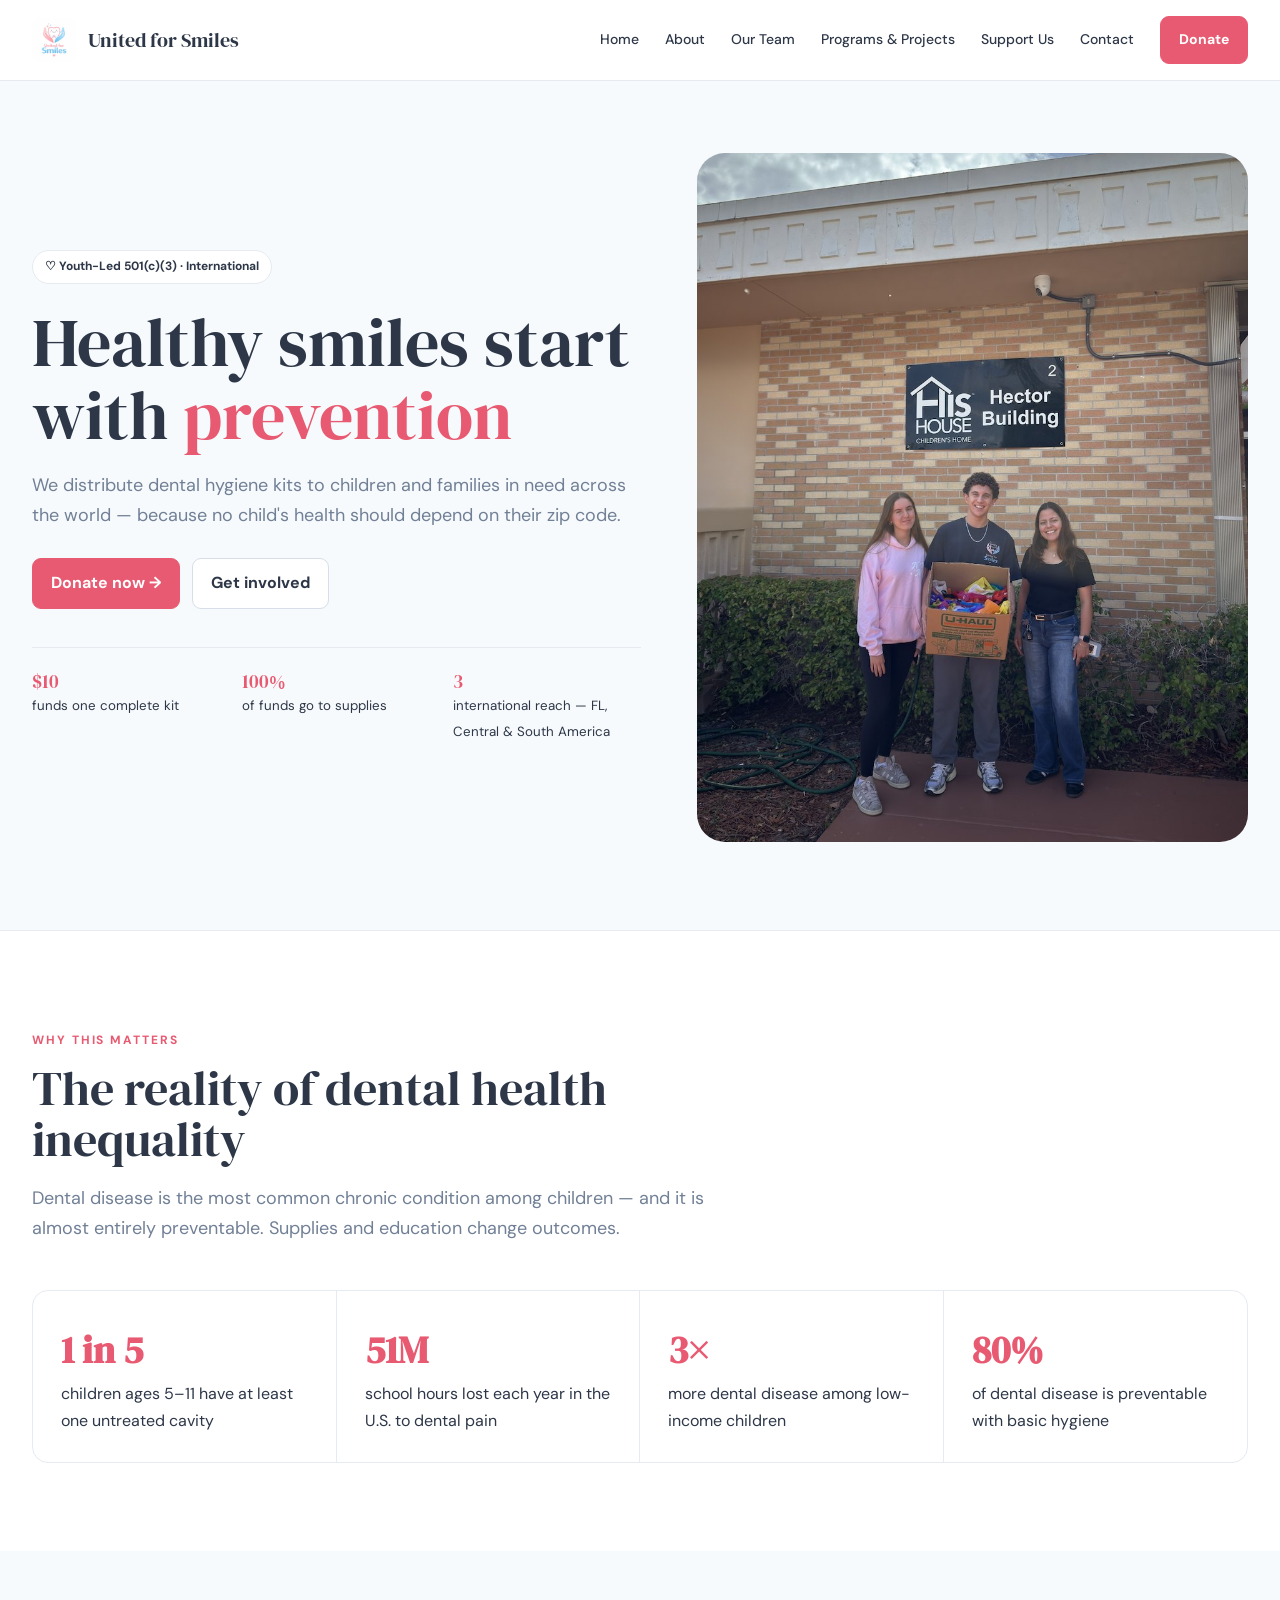
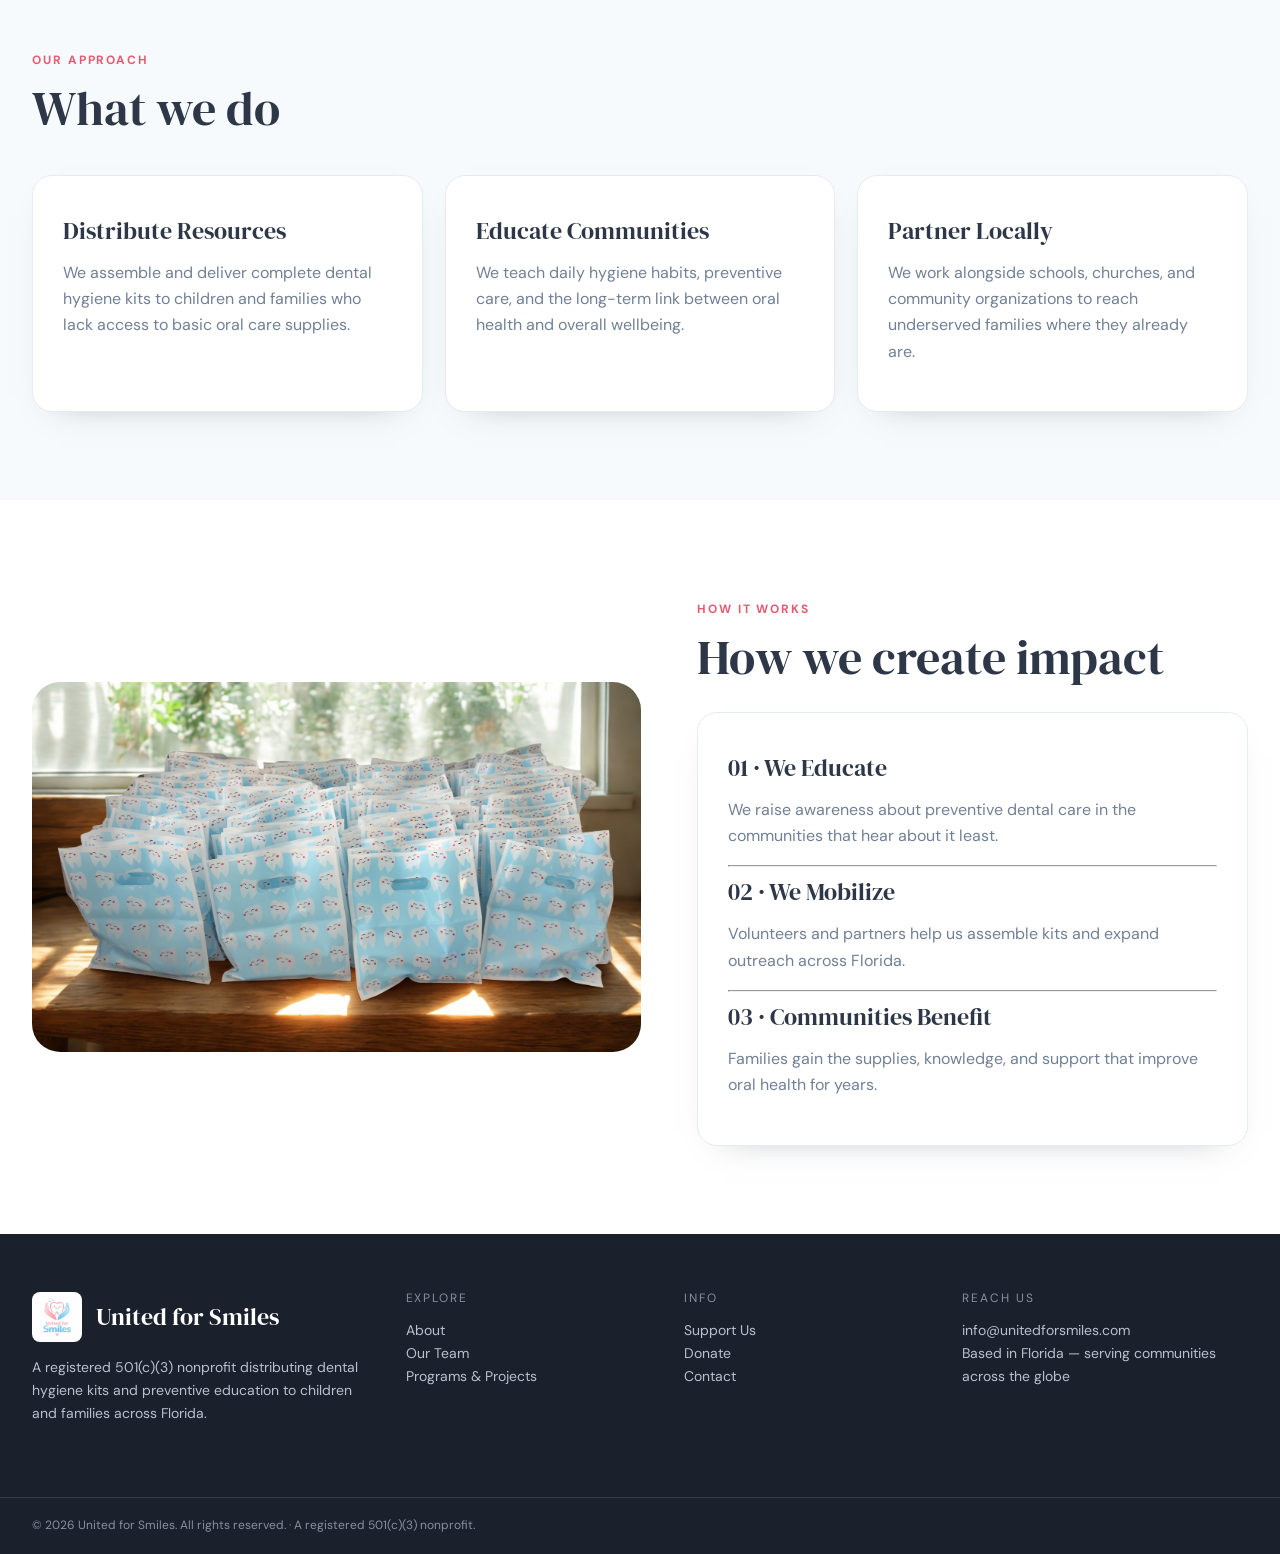
<file: index.html>
<!doctype html><html lang="en"><head><meta charset="utf-8"><meta name="viewport" content="width=device-width,initial-scale=1"><title>United for Smiles — Dental Hygiene Kits for Florida Kids</title><meta name="description" content="United for Smiles"><link rel="stylesheet" href="style.css"></head><body><header class="header"><div class="shell nav"><a class="brand" href="index.html"><img src="./assets/logo.jpg" alt="United for Smiles logo"><span>United for Smiles</span></a><nav class="links"><a href="index.html">Home</a><a href="about.html">About</a><a href="team.html">Our Team</a><a href="programs.html">Programs & Projects</a><a href="support-us.html">Support Us</a><a href="contact.html">Contact</a><a class="btn" href="donate.html">Donate</a></nav><button class="menu" aria-label="Open menu">☰</button></div></header>
<main>
<section class="hero soft"><div class="shell hero-grid"><div><span class="badge">♡ Youth-Led 501(c)(3) · International</span><h1 style="margin-top:22px">Healthy smiles start with <em>prevention</em></h1><p class="lead muted">We distribute dental hygiene kits to children and families in need across the world — because no child's health should depend on their zip code.</p><div class="buttons"><a class="btn" href="donate.html">Donate now →</a><a class="btn outline" href="support-us.html">Get involved</a></div><div class="grid3" style="margin-top:38px;border-top:1px solid var(--border);padding-top:24px"><div><h3 style="color:var(--pink)">$10</h3><small>funds one complete kit</small></div><div><h3 style="color:var(--pink)">100%</h3><small>of funds go to supplies</small></div><div><h3 style="color:var(--pink)">3</h3><small>international reach — FL, Central & South America</small></div></div></div><img src="./assets/his-house-volunteers.jpg" alt="United for Smiles volunteers delivering kits"></div></section>
<section class="section"><div class="shell"><p class="eyebrow">Why this matters</p><h2 style="font-size:48px;max-width:700px">The reality of dental health inequality</h2><p class="lead muted">Dental disease is the most common chronic condition among children — and it is almost entirely preventable. Supplies and education change outcomes.</p><div class="stats"><div class="stat"><strong>1 in 5</strong>children ages 5–11 have at least one untreated cavity</div><div class="stat"><strong>51M</strong>school hours lost each year in the U.S. to dental pain</div><div class="stat"><strong>3×</strong>more dental disease among low-income children</div><div class="stat"><strong>80%</strong>of dental disease is preventable with basic hygiene</div></div></div></section>
<section class="section soft"><div class="shell"><p class="eyebrow">Our approach</p><h2 style="font-size:48px">What we do</h2><div class="grid3" style="margin-top:40px"><div class="card"><h3>Distribute Resources</h3><p class="muted">We assemble and deliver complete dental hygiene kits to children and families who lack access to basic oral care supplies.</p></div><div class="card"><h3>Educate Communities</h3><p class="muted">We teach daily hygiene habits, preventive care, and the long-term link between oral health and overall wellbeing.</p></div><div class="card"><h3>Partner Locally</h3><p class="muted">We work alongside schools, churches, and community organizations to reach underserved families where they already are.</p></div></div></div></section>
<section class="section"><div class="shell split"><img class="rounded" src="./assets/kit-bags.jpg" alt="Packed dental hygiene kits"><div><p class="eyebrow">How it works</p><h2 style="font-size:48px">How we create impact</h2><div class="card" style="margin-top:28px"><h3>01 · We Educate</h3><p class="muted">We raise awareness about preventive dental care in the communities that hear about it least.</p><hr><h3>02 · We Mobilize</h3><p class="muted">Volunteers and partners help us assemble kits and expand outreach across Florida.</p><hr><h3>03 · Communities Benefit</h3><p class="muted">Families gain the supplies, knowledge, and support that improve oral health for years.</p></div></div></div></section></main><footer class="footer"><div class="shell footergrid"><div><div class="logo-row"><img src="./assets/logo.jpg" alt="United for Smiles logo"><h2>United for Smiles</h2></div><p>A registered 501(c)(3) nonprofit distributing dental hygiene kits and preventive education to children and families across Florida.</p></div><div><h3>Explore</h3><p><a href="about.html">About</a><br><a href="team.html">Our Team</a><br><a href="programs.html">Programs & Projects</a></p></div><div><h3>Info</h3><p><a href="support-us.html">Support Us</a><br><a href="donate.html">Donate</a><br><a href="contact.html">Contact</a></p></div><div><h3>Reach us</h3><p><a href="mailto:info@unitedforsmiles.com">info@unitedforsmiles.com</a><br>Based in Florida — serving communities across the globe</p></div></div><div class="footbottom"><div class="shell">© <span data-year></span> United for Smiles. All rights reserved. · A registered 501(c)(3) nonprofit.</div></div></footer><script src="script.js"></script>
</body></html>
</file>
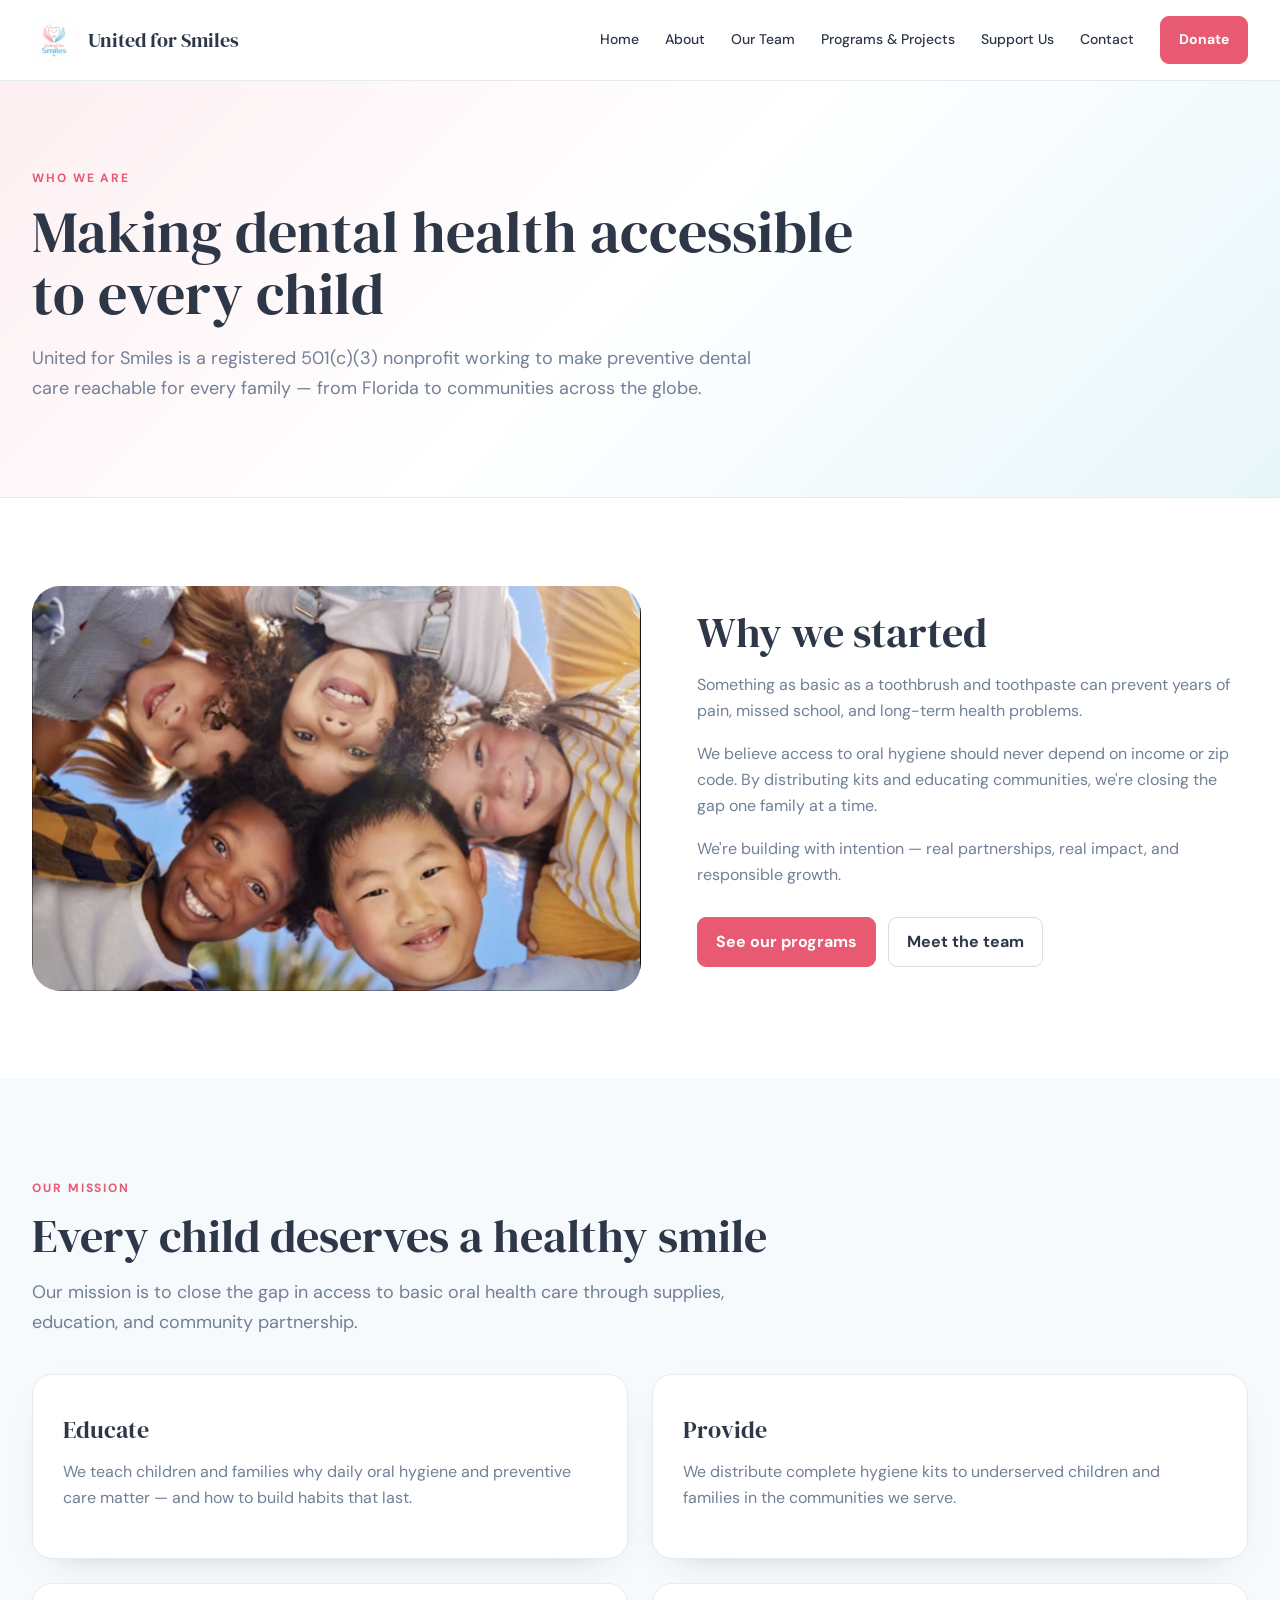
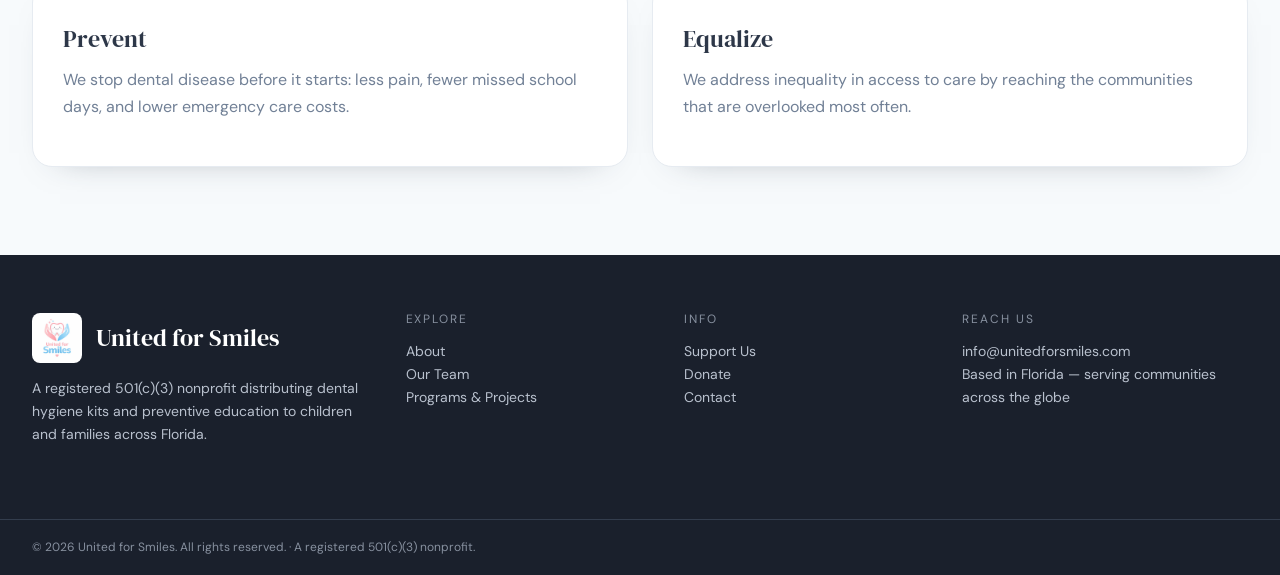
<file: about.html>
<!doctype html><html lang="en"><head><meta charset="utf-8"><meta name="viewport" content="width=device-width,initial-scale=1"><title>About Us & Our Mission — United for Smiles</title><meta name="description" content="United for Smiles"><link rel="stylesheet" href="style.css"></head><body><header class="header"><div class="shell nav"><a class="brand" href="index.html"><img src="./assets/logo.jpg" alt="United for Smiles logo"><span>United for Smiles</span></a><nav class="links"><a href="index.html">Home</a><a href="about.html">About</a><a href="team.html">Our Team</a><a href="programs.html">Programs & Projects</a><a href="support-us.html">Support Us</a><a href="contact.html">Contact</a><a class="btn" href="donate.html">Donate</a></nav><button class="menu" aria-label="Open menu">☰</button></div></header>
<main><section class="pagehead wash"><div class="shell"><p class="eyebrow">Who we are</p><h1>Making dental health accessible to every child</h1><p class="lead muted">United for Smiles is a registered 501(c)(3) nonprofit working to make preventive dental care reachable for every family — from Florida to communities across the globe.</p></div></section><section class="section"><div class="shell split"><img class="rounded" src="./assets/children-smiling.jpg" alt="Smiling children"><div><h2 style="font-size:42px">Why we started</h2><p class="muted">Something as basic as a toothbrush and toothpaste can prevent years of pain, missed school, and long-term health problems.</p><p class="muted">We believe access to oral hygiene should never depend on income or zip code. By distributing kits and educating communities, we're closing the gap one family at a time.</p><p class="muted">We're building with intention — real partnerships, real impact, and responsible growth.</p><div class="buttons"><a class="btn" href="programs.html">See our programs</a><a class="btn outline" href="team.html">Meet the team</a></div></div></div></section><section class="section soft"><div class="shell"><p class="eyebrow">Our mission</p><h2 style="font-size:46px">Every child deserves a healthy smile</h2><p class="lead muted">Our mission is to close the gap in access to basic oral health care through supplies, education, and community partnership.</p><div class="grid2" style="margin-top:36px"><div class="card"><h3>Educate</h3><p class="muted">We teach children and families why daily oral hygiene and preventive care matter — and how to build habits that last.</p></div><div class="card"><h3>Provide</h3><p class="muted">We distribute complete hygiene kits to underserved children and families in the communities we serve.</p></div><div class="card"><h3>Prevent</h3><p class="muted">We stop dental disease before it starts: less pain, fewer missed school days, and lower emergency care costs.</p></div><div class="card"><h3>Equalize</h3><p class="muted">We address inequality in access to care by reaching the communities that are overlooked most often.</p></div></div></div></section></main><footer class="footer"><div class="shell footergrid"><div><div class="logo-row"><img src="./assets/logo.jpg" alt="United for Smiles logo"><h2>United for Smiles</h2></div><p>A registered 501(c)(3) nonprofit distributing dental hygiene kits and preventive education to children and families across Florida.</p></div><div><h3>Explore</h3><p><a href="about.html">About</a><br><a href="team.html">Our Team</a><br><a href="programs.html">Programs & Projects</a></p></div><div><h3>Info</h3><p><a href="support-us.html">Support Us</a><br><a href="donate.html">Donate</a><br><a href="contact.html">Contact</a></p></div><div><h3>Reach us</h3><p><a href="mailto:info@unitedforsmiles.com">info@unitedforsmiles.com</a><br>Based in Florida — serving communities across the globe</p></div></div><div class="footbottom"><div class="shell">© <span data-year></span> United for Smiles. All rights reserved. · A registered 501(c)(3) nonprofit.</div></div></footer><script src="script.js"></script>
</body></html>
</file>
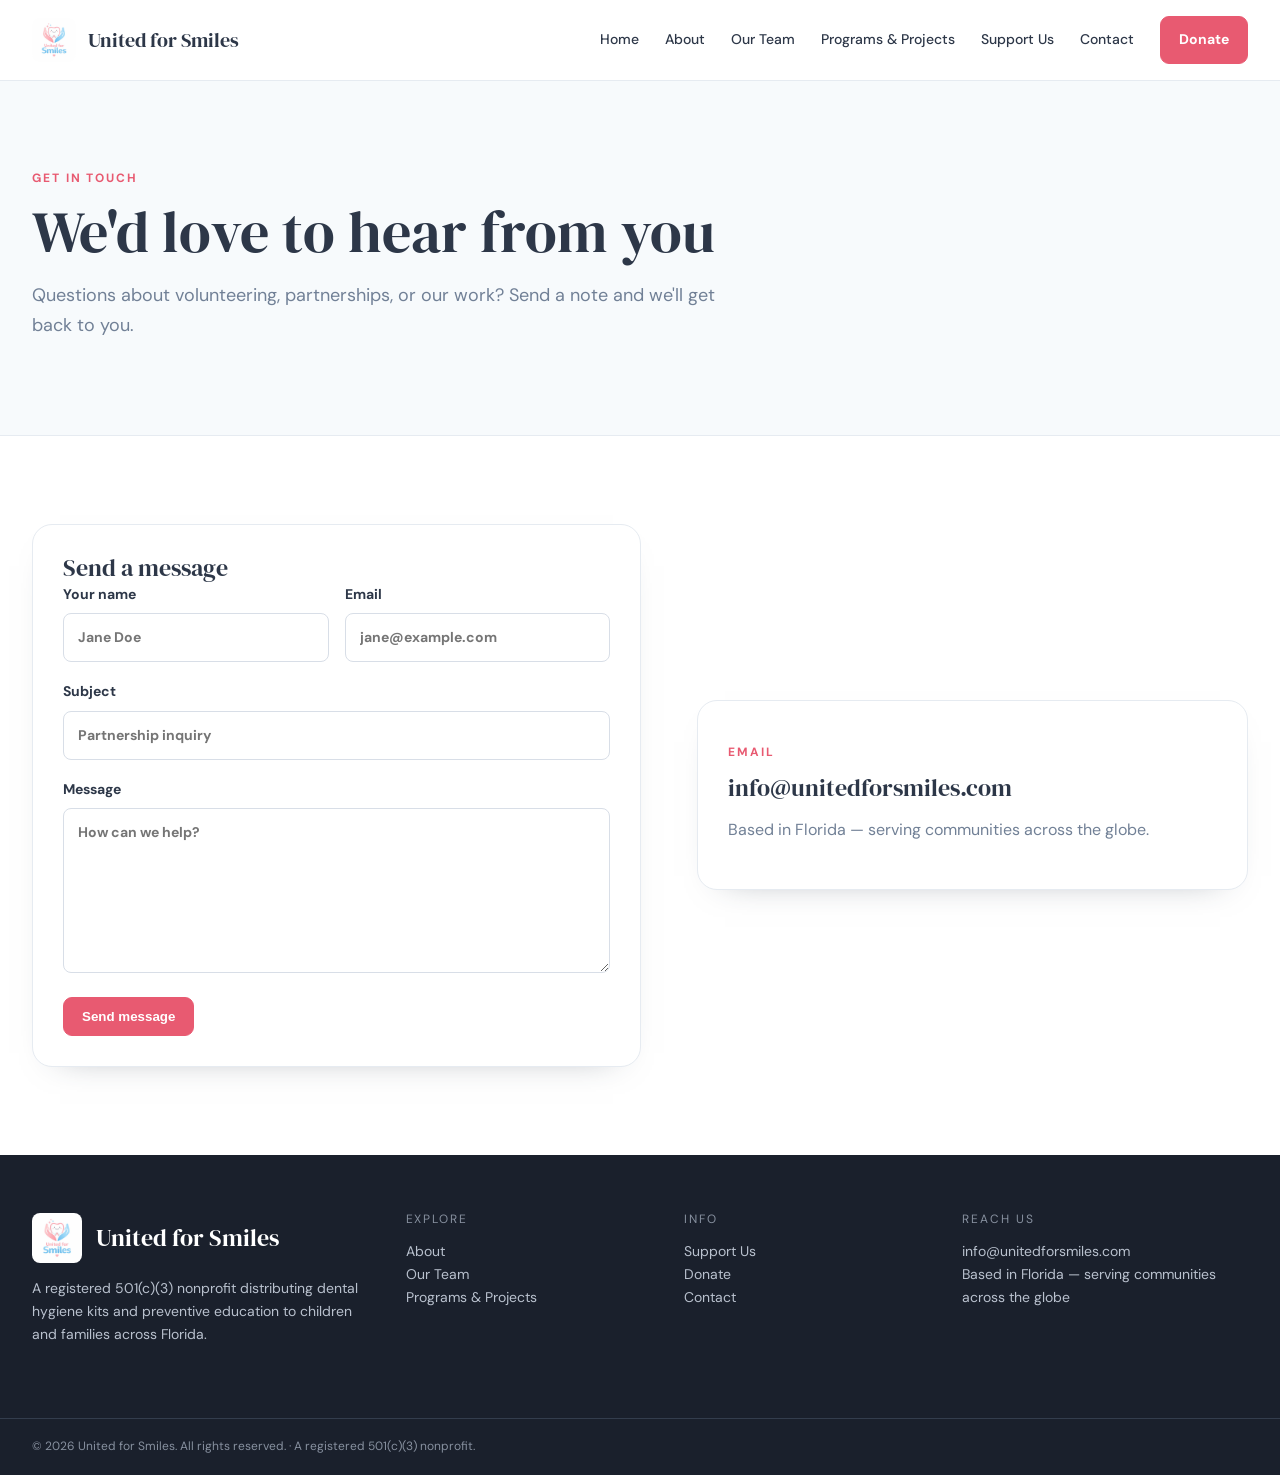
<file: contact.html>
<!doctype html><html lang="en"><head><meta charset="utf-8"><meta name="viewport" content="width=device-width,initial-scale=1"><title>Contact United for Smiles</title><meta name="description" content="United for Smiles"><link rel="stylesheet" href="style.css"></head><body><header class="header"><div class="shell nav"><a class="brand" href="index.html"><img src="./assets/logo.jpg" alt="United for Smiles logo"><span>United for Smiles</span></a><nav class="links"><a href="index.html">Home</a><a href="about.html">About</a><a href="team.html">Our Team</a><a href="programs.html">Programs & Projects</a><a href="support-us.html">Support Us</a><a href="contact.html">Contact</a><a class="btn" href="donate.html">Donate</a></nav><button class="menu" aria-label="Open menu">☰</button></div></header>
<main><section class="pagehead soft"><div class="shell"><p class="eyebrow">Get in touch</p><h1>We'd love to hear from you</h1><p class="lead muted">Questions about volunteering, partnerships, or our work? Send a note and we'll get back to you.</p></div></section><section class="section"><div class="shell split"><div class="card"><h2>Send a message</h2><form class="form" onsubmit="event.preventDefault();const f=new FormData(this);location.href='mailto:info@unitedforsmiles.com?subject='+encodeURIComponent(f.get('subject')||'Message from unitedforsmiles.com')+'&body='+encodeURIComponent(f.get('message')+'\n\n— '+f.get('name')+' ('+f.get('email')+')')"><div class="row"><div class="field"><label>Your name<input name="name" required placeholder="Jane Doe"></label></div><div class="field"><label>Email<input name="email" type="email" required placeholder="jane@example.com"></label></div></div><div class="field"><label>Subject<input name="subject" placeholder="Partnership inquiry"></label></div><div class="field"><label>Message<textarea name="message" rows="6" required placeholder="How can we help?"></textarea></label></div><button class="btn" type="submit">Send message</button></form></div><div><div class="card"><p class="eyebrow">Email</p><h3><a href="mailto:info@unitedforsmiles.com">info@unitedforsmiles.com</a></h3><p class="muted">Based in Florida — serving communities across the globe.</p></div></div></div></section></main><footer class="footer"><div class="shell footergrid"><div><div class="logo-row"><img src="./assets/logo.jpg" alt="United for Smiles logo"><h2>United for Smiles</h2></div><p>A registered 501(c)(3) nonprofit distributing dental hygiene kits and preventive education to children and families across Florida.</p></div><div><h3>Explore</h3><p><a href="about.html">About</a><br><a href="team.html">Our Team</a><br><a href="programs.html">Programs & Projects</a></p></div><div><h3>Info</h3><p><a href="support-us.html">Support Us</a><br><a href="donate.html">Donate</a><br><a href="contact.html">Contact</a></p></div><div><h3>Reach us</h3><p><a href="mailto:info@unitedforsmiles.com">info@unitedforsmiles.com</a><br>Based in Florida — serving communities across the globe</p></div></div><div class="footbottom"><div class="shell">© <span data-year></span> United for Smiles. All rights reserved. · A registered 501(c)(3) nonprofit.</div></div></footer><script src="script.js"></script>
</body></html>
</file>
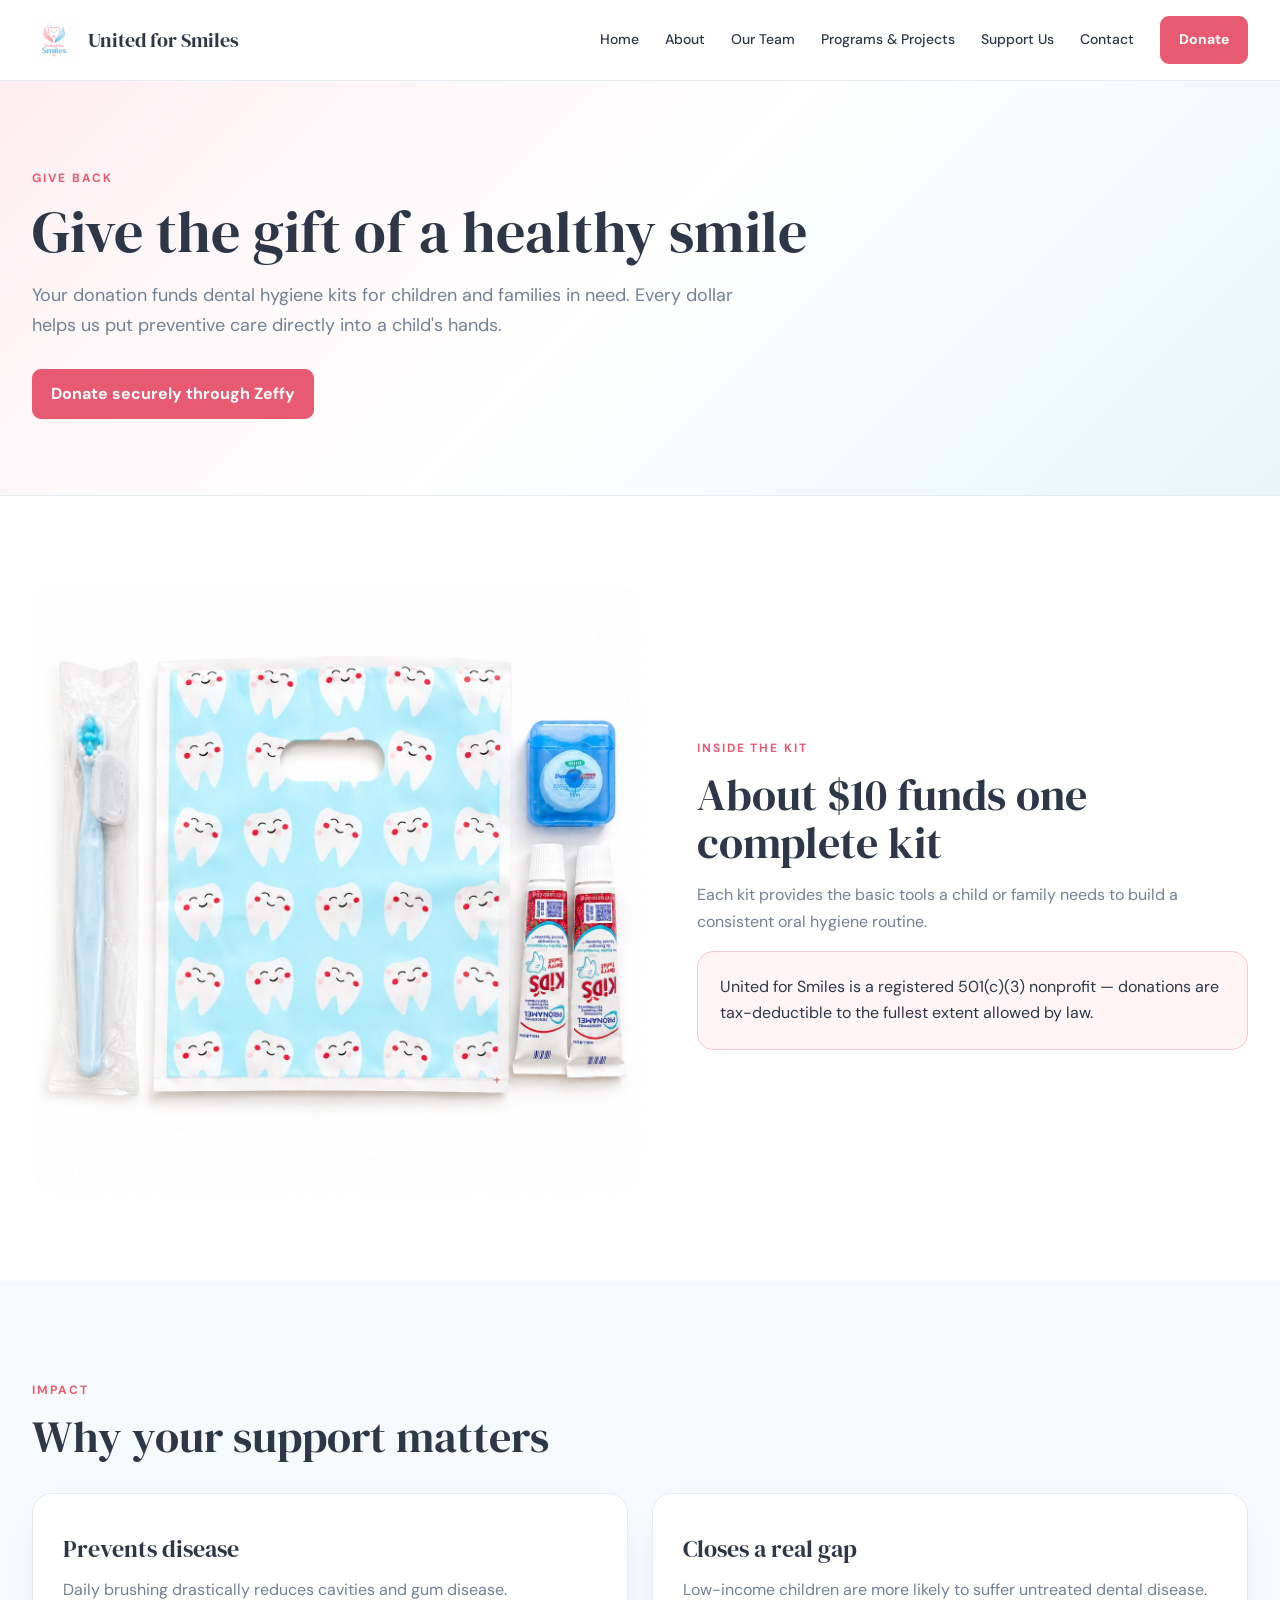
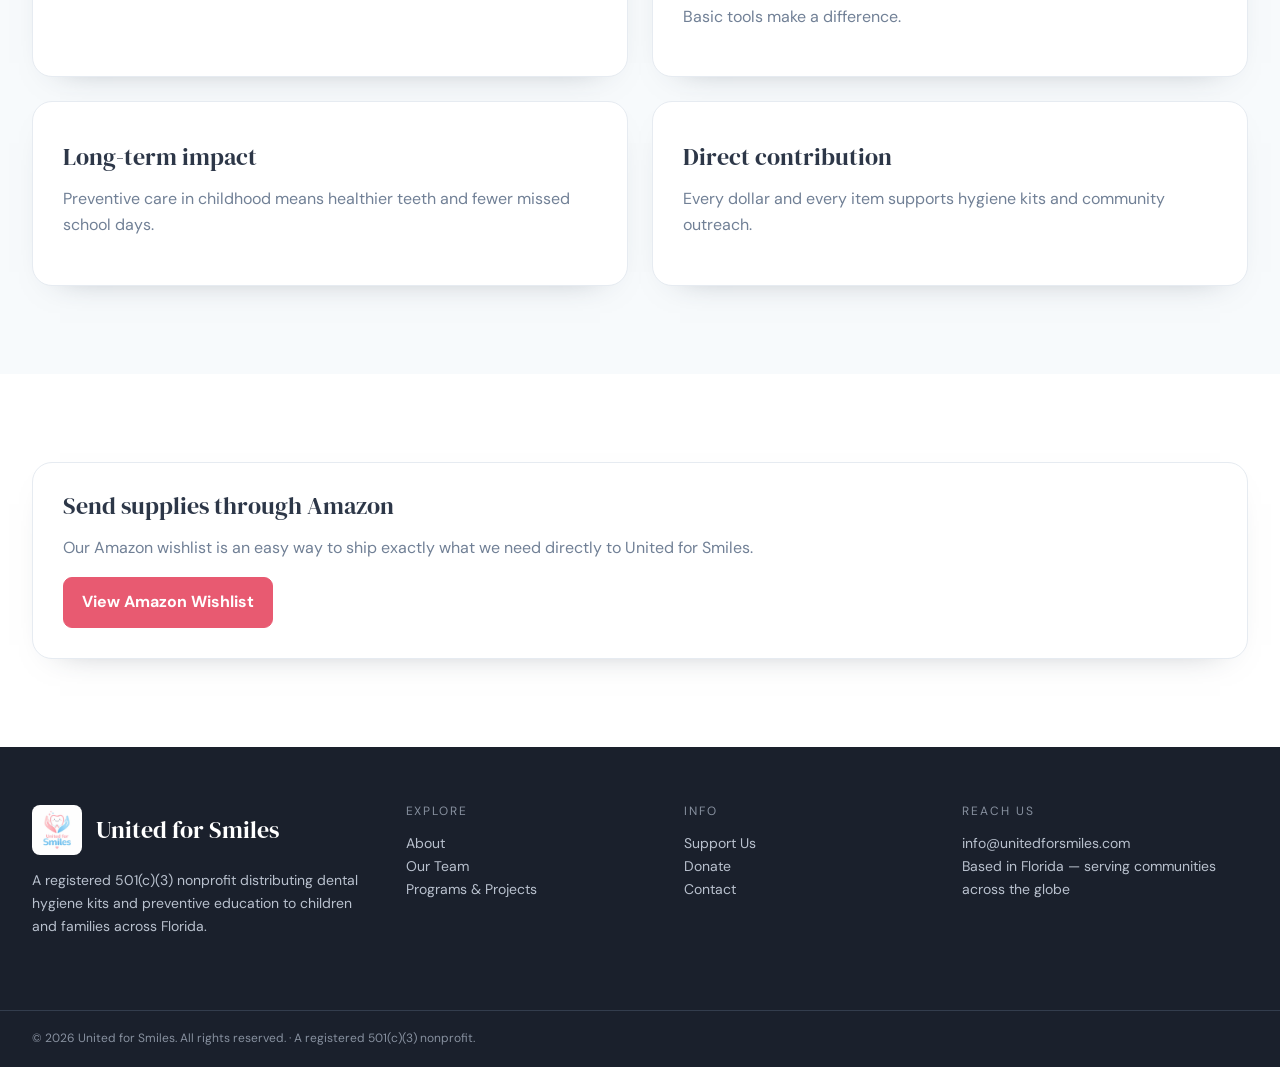
<file: donate.html>
<!doctype html><html lang="en"><head><meta charset="utf-8"><meta name="viewport" content="width=device-width,initial-scale=1"><title>Donate — United for Smiles</title><meta name="description" content="United for Smiles"><link rel="stylesheet" href="style.css"></head><body><header class="header"><div class="shell nav"><a class="brand" href="index.html"><img src="./assets/logo.jpg" alt="United for Smiles logo"><span>United for Smiles</span></a><nav class="links"><a href="index.html">Home</a><a href="about.html">About</a><a href="team.html">Our Team</a><a href="programs.html">Programs & Projects</a><a href="support-us.html">Support Us</a><a href="contact.html">Contact</a><a class="btn" href="donate.html">Donate</a></nav><button class="menu" aria-label="Open menu">☰</button></div></header>
<main><section class="pagehead wash"><div class="shell"><p class="eyebrow">Give back</p><h1>Give the gift of a healthy smile</h1><p class="lead muted">Your donation funds dental hygiene kits for children and families in need. Every dollar helps us put preventive care directly into a child's hands.</p><div class="buttons"><a class="btn" target="_blank" href="https://www.zeffy.com/en-US/donation-form/give-the-gift-of-a-healthy-smile-2">Donate securely through Zeffy</a></div></div></section><section class="section"><div class="shell split"><img class="rounded" src="./assets/kit-contents.jpg" alt="Dental hygiene kit contents"><div><p class="eyebrow">Inside the kit</p><h2 style="font-size:44px">About $10 funds one complete kit</h2><p class="muted">Each kit provides the basic tools a child or family needs to build a consistent oral hygiene routine.</p><div class="notice">United for Smiles is a registered 501(c)(3) nonprofit — donations are tax-deductible to the fullest extent allowed by law.</div></div></div></section><section class="section soft"><div class="shell"><p class="eyebrow">Impact</p><h2 style="font-size:44px">Why your support matters</h2><div class="grid2" style="margin-top:32px"><div class="card"><h3>Prevents disease</h3><p class="muted">Daily brushing drastically reduces cavities and gum disease.</p></div><div class="card"><h3>Closes a real gap</h3><p class="muted">Low-income children are more likely to suffer untreated dental disease. Basic tools make a difference.</p></div><div class="card"><h3>Long-term impact</h3><p class="muted">Preventive care in childhood means healthier teeth and fewer missed school days.</p></div><div class="card"><h3>Direct contribution</h3><p class="muted">Every dollar and every item supports hygiene kits and community outreach.</p></div></div></div></section><section class="section"><div class="shell"><div class="card"><h2>Send supplies through Amazon</h2><p class="muted">Our Amazon wishlist is an easy way to ship exactly what we need directly to United for Smiles.</p><a class="btn" target="_blank" href="https://a.co/06DDUMVN">View Amazon Wishlist</a></div></div></section></main><footer class="footer"><div class="shell footergrid"><div><div class="logo-row"><img src="./assets/logo.jpg" alt="United for Smiles logo"><h2>United for Smiles</h2></div><p>A registered 501(c)(3) nonprofit distributing dental hygiene kits and preventive education to children and families across Florida.</p></div><div><h3>Explore</h3><p><a href="about.html">About</a><br><a href="team.html">Our Team</a><br><a href="programs.html">Programs & Projects</a></p></div><div><h3>Info</h3><p><a href="support-us.html">Support Us</a><br><a href="donate.html">Donate</a><br><a href="contact.html">Contact</a></p></div><div><h3>Reach us</h3><p><a href="mailto:info@unitedforsmiles.com">info@unitedforsmiles.com</a><br>Based in Florida — serving communities across the globe</p></div></div><div class="footbottom"><div class="shell">© <span data-year></span> United for Smiles. All rights reserved. · A registered 501(c)(3) nonprofit.</div></div></footer><script src="script.js"></script>
</body></html>
</file>
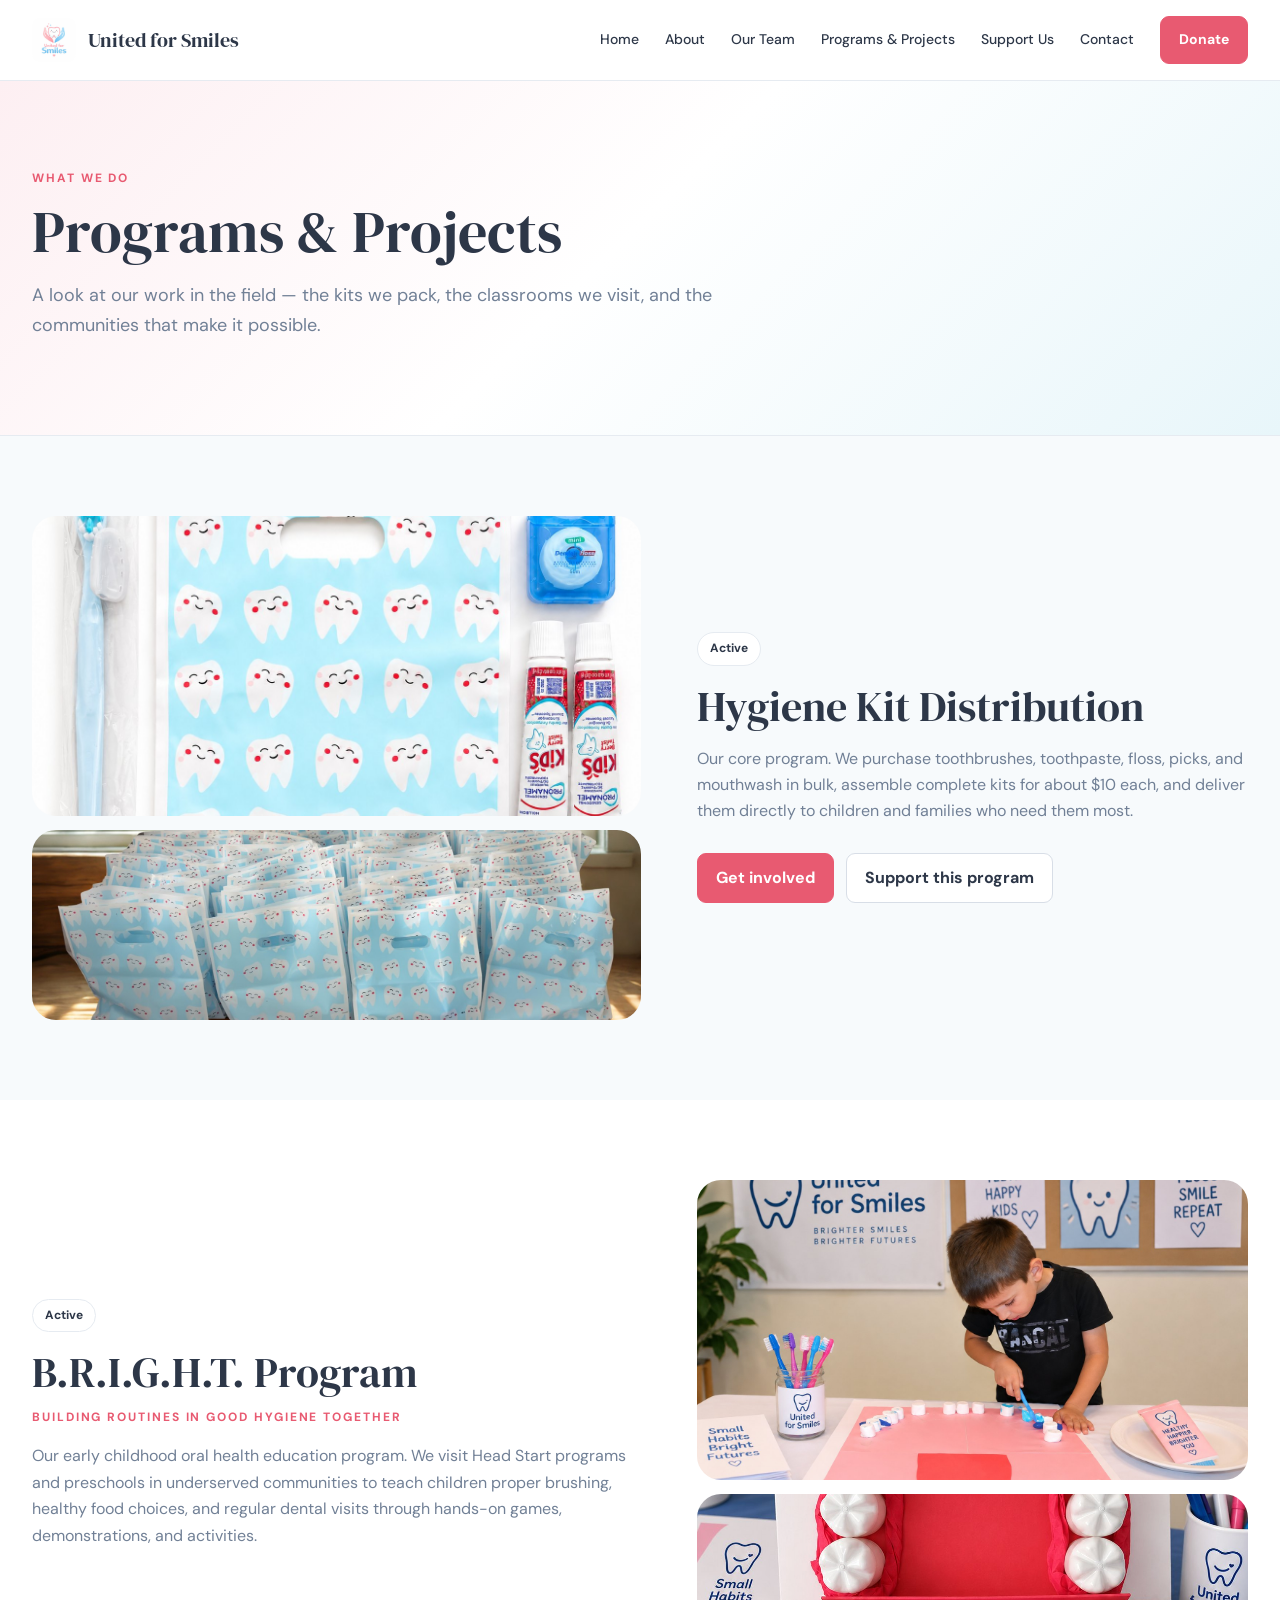
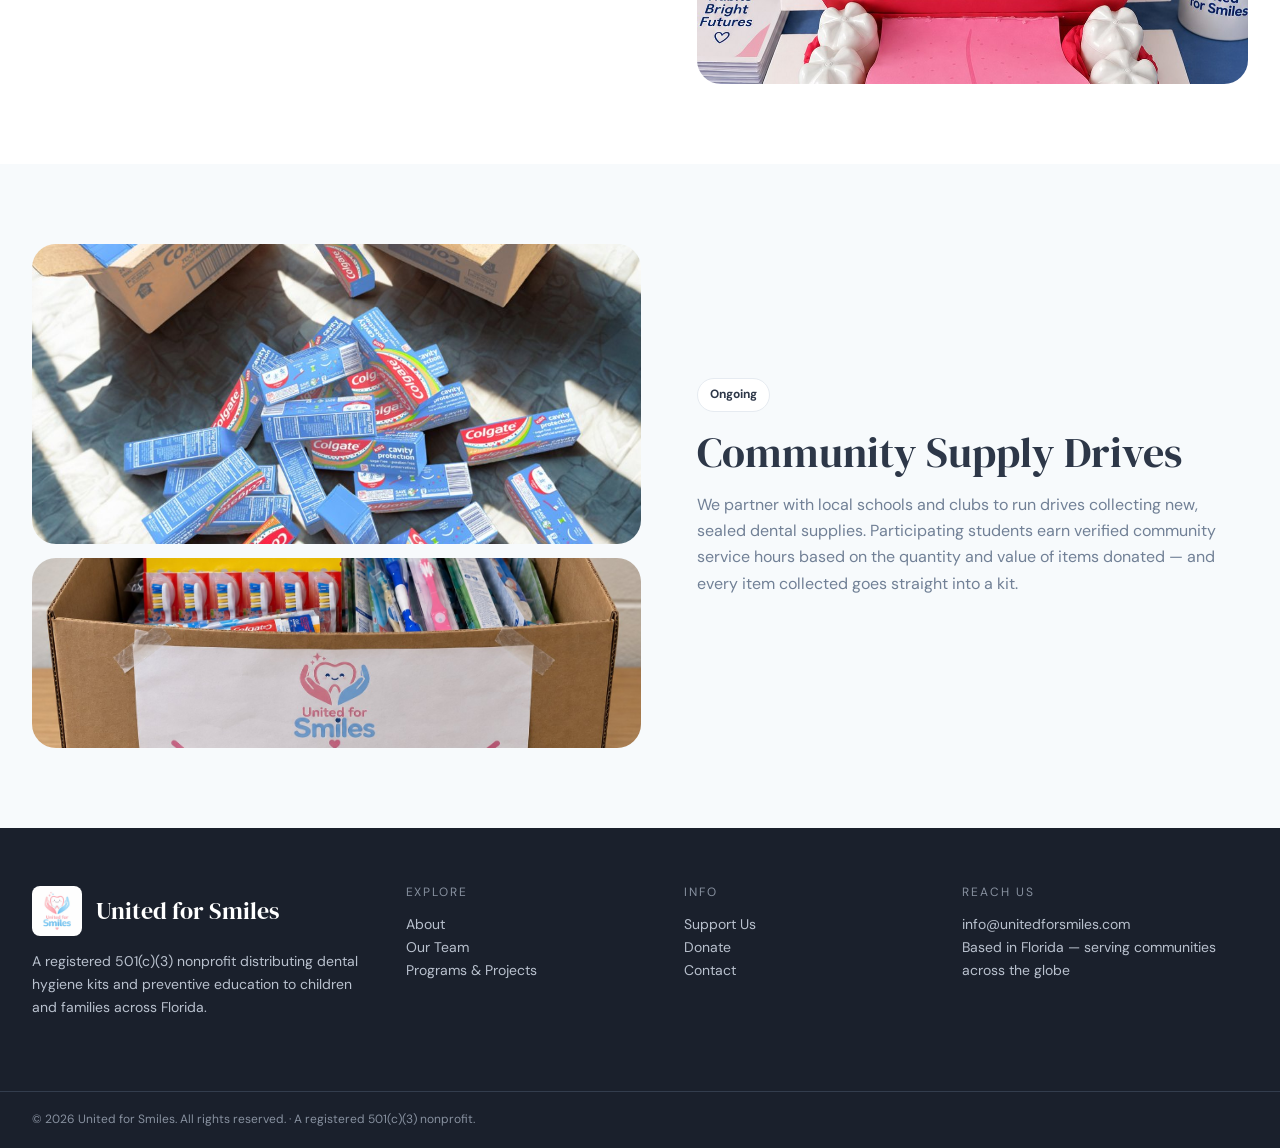
<file: programs.html>
<!doctype html><html lang="en"><head><meta charset="utf-8"><meta name="viewport" content="width=device-width,initial-scale=1"><title>Programs & Projects — United for Smiles</title><meta name="description" content="United for Smiles"><link rel="stylesheet" href="style.css"></head><body><header class="header"><div class="shell nav"><a class="brand" href="index.html"><img src="./assets/logo.jpg" alt="United for Smiles logo"><span>United for Smiles</span></a><nav class="links"><a href="index.html">Home</a><a href="about.html">About</a><a href="team.html">Our Team</a><a href="programs.html">Programs & Projects</a><a href="support-us.html">Support Us</a><a href="contact.html">Contact</a><a class="btn" href="donate.html">Donate</a></nav><button class="menu" aria-label="Open menu">☰</button></div></header>
<main><section class="pagehead wash"><div class="shell"><p class="eyebrow">What we do</p><h1>Programs & Projects</h1><p class="lead muted">A look at our work in the field — the kits we pack, the classrooms we visit, and the communities that make it possible.</p></div></section><section class="program"><div class="shell split"><div class="gallery"><img src="./assets/kit-contents.jpg"><img src="./assets/kit-bags.jpg"></div><div><span class="badge">Active</span><h2 style="font-size:42px;margin-top:18px">Hygiene Kit Distribution</h2><p class="muted">Our core program. We purchase toothbrushes, toothpaste, floss, picks, and mouthwash in bulk, assemble complete kits for about $10 each, and deliver them directly to children and families who need them most.</p><div class="buttons"><a class="btn" href="support-us.html">Get involved</a><a class="btn outline" href="donate.html">Support this program</a></div></div></div></section><section class="program"><div class="shell split"><div><span class="badge">Active</span><h2 style="font-size:42px;margin-top:18px">B.R.I.G.H.T. Program</h2><p class="eyebrow">Building Routines In Good Hygiene Together</p><p class="muted">Our early childhood oral health education program. We visit Head Start programs and preschools in underserved communities to teach children proper brushing, healthy food choices, and regular dental visits through hands-on games, demonstrations, and activities.</p></div><div class="gallery"><img src="./assets/bright-game.jpg"><img src="./assets/bright-mouth-model-2.jpg"></div></div></section><section class="program"><div class="shell split"><div class="gallery"><img src="./assets/toothpaste-boxes.jpg"><img src="./assets/supply-drive-box.jpg"></div><div><span class="badge">Ongoing</span><h2 style="font-size:42px;margin-top:18px">Community Supply Drives</h2><p class="muted">We partner with local schools and clubs to run drives collecting new, sealed dental supplies. Participating students earn verified community service hours based on the quantity and value of items donated — and every item collected goes straight into a kit.</p></div></div></section></main><footer class="footer"><div class="shell footergrid"><div><div class="logo-row"><img src="./assets/logo.jpg" alt="United for Smiles logo"><h2>United for Smiles</h2></div><p>A registered 501(c)(3) nonprofit distributing dental hygiene kits and preventive education to children and families across Florida.</p></div><div><h3>Explore</h3><p><a href="about.html">About</a><br><a href="team.html">Our Team</a><br><a href="programs.html">Programs & Projects</a></p></div><div><h3>Info</h3><p><a href="support-us.html">Support Us</a><br><a href="donate.html">Donate</a><br><a href="contact.html">Contact</a></p></div><div><h3>Reach us</h3><p><a href="mailto:info@unitedforsmiles.com">info@unitedforsmiles.com</a><br>Based in Florida — serving communities across the globe</p></div></div><div class="footbottom"><div class="shell">© <span data-year></span> United for Smiles. All rights reserved. · A registered 501(c)(3) nonprofit.</div></div></footer><script src="script.js"></script>
</body></html>
</file>
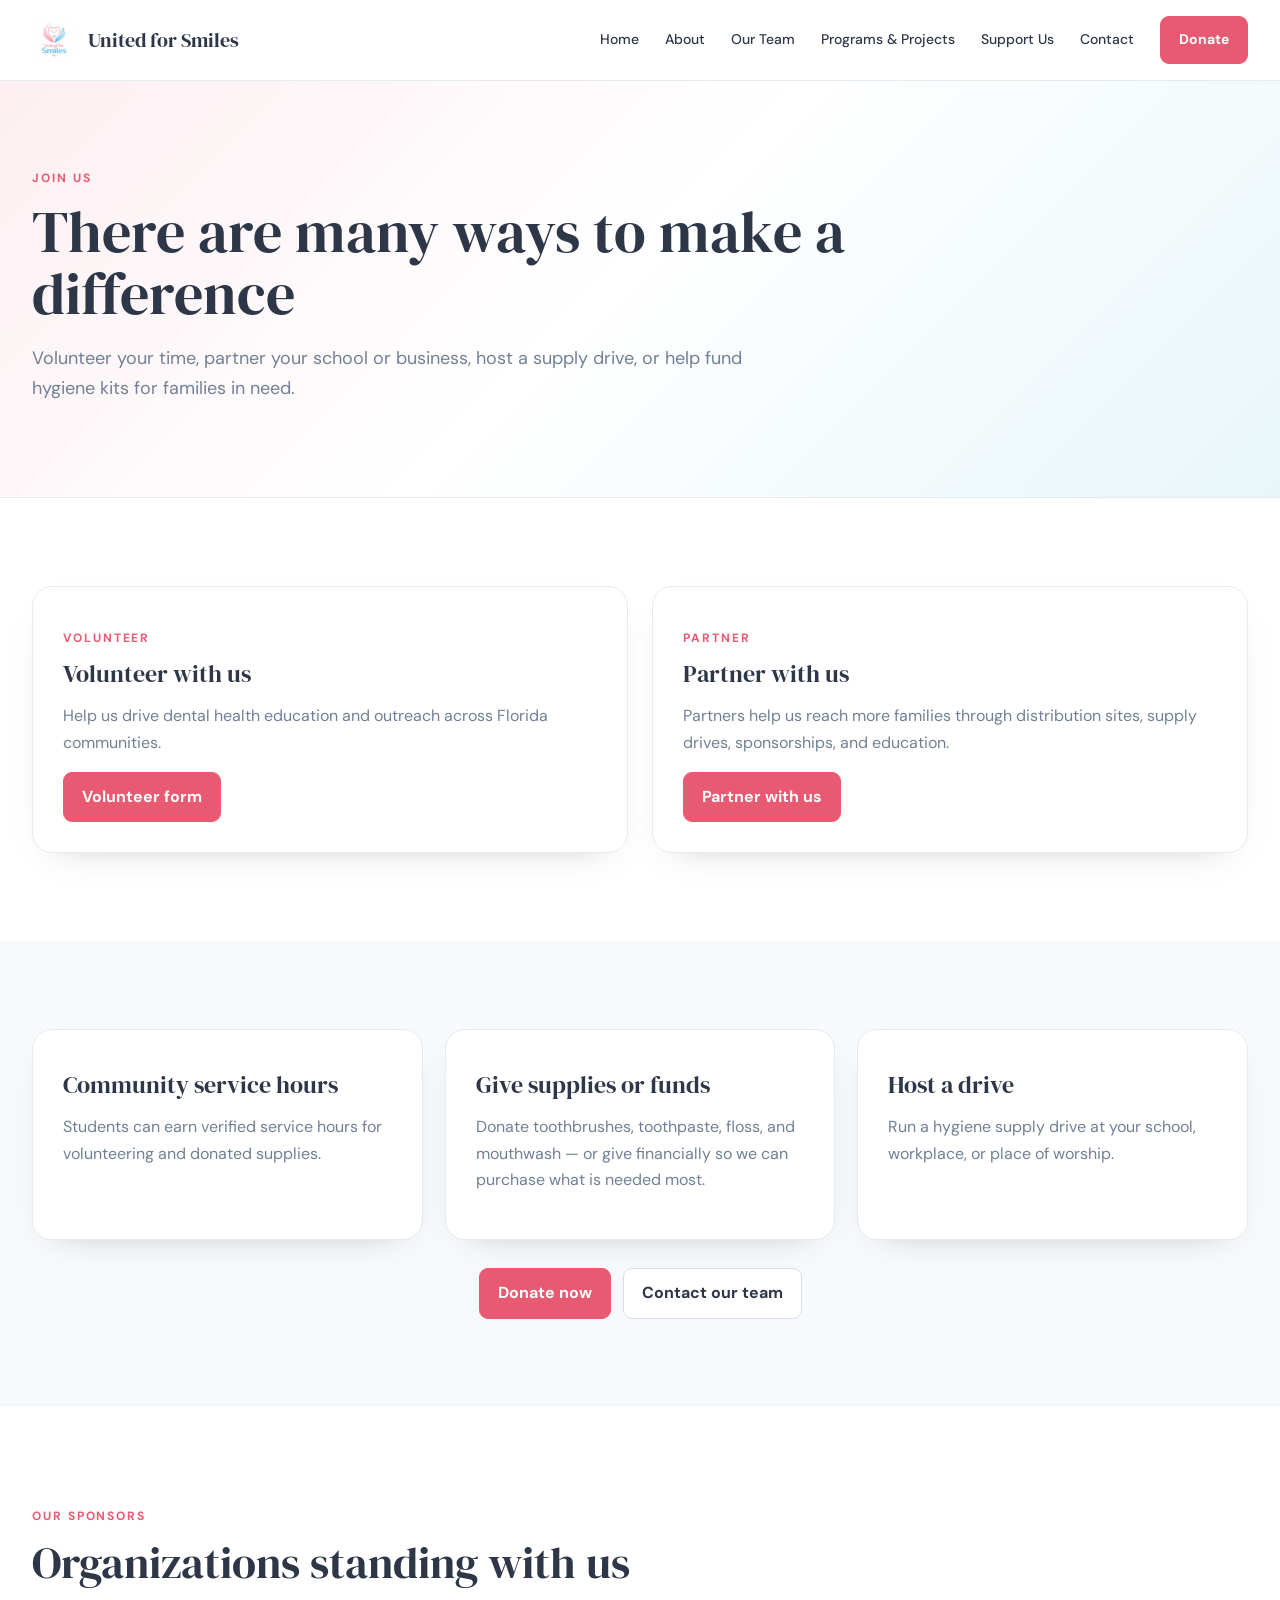
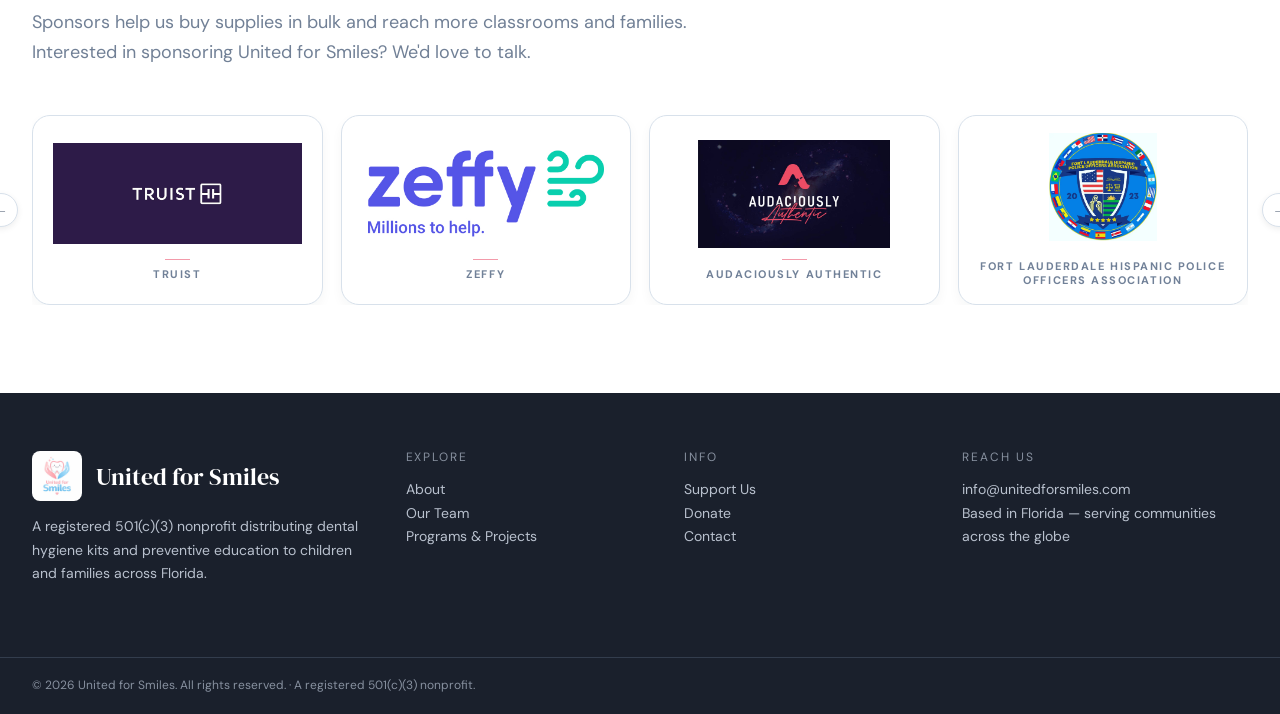
<file: support-us.html>
<!doctype html><html lang="en"><head><meta charset="utf-8"><meta name="viewport" content="width=device-width,initial-scale=1"><title>Support Us — Volunteer, Partner, or Sponsor United for Smiles</title><meta name="description" content="United for Smiles"><link rel="stylesheet" href="style.css"></head><body><header class="header"><div class="shell nav"><a class="brand" href="index.html"><img src="./assets/logo.jpg" alt="United for Smiles logo"><span>United for Smiles</span></a><nav class="links"><a href="index.html">Home</a><a href="about.html">About</a><a href="team.html">Our Team</a><a href="programs.html">Programs & Projects</a><a href="support-us.html">Support Us</a><a href="contact.html">Contact</a><a class="btn" href="donate.html">Donate</a></nav><button class="menu" aria-label="Open menu">☰</button></div></header>
<main><section class="pagehead wash"><div class="shell"><p class="eyebrow">Join us</p><h1>There are many ways to make a difference</h1><p class="lead muted">Volunteer your time, partner your school or business, host a supply drive, or help fund hygiene kits for families in need.</p></div></section><section class="section"><div class="shell grid2"><div class="card"><p class="eyebrow">Volunteer</p><h2>Volunteer with us</h2><p class="muted">Help us drive dental health education and outreach across Florida communities.</p><a class="btn" target="_blank" href="https://docs.google.com/forms/d/e/1FAIpQLSfSvmFJ_8K86vRLEcVvyX_fUGC8EBg59MU7uBC_qUpSpnfrwg/viewform?usp=sharing">Volunteer form</a></div><div class="card"><p class="eyebrow">Partner</p><h2>Partner with us</h2><p class="muted">Partners help us reach more families through distribution sites, supply drives, sponsorships, and education.</p><a class="btn" target="_blank" href="https://docs.google.com/forms/d/e/1FAIpQLSdDuQpi0bszCSix7Kx83kfaJPQkBOMtoU3-zgsCR10_SnYvFw/viewform?usp=sharing">Partner with us</a></div></div></section><section class="section soft"><div class="shell"><div class="grid3"><div class="card"><h3>Community service hours</h3><p class="muted">Students can earn verified service hours for volunteering and donated supplies.</p></div><div class="card"><h3>Give supplies or funds</h3><p class="muted">Donate toothbrushes, toothpaste, floss, and mouthwash — or give financially so we can purchase what is needed most.</p></div><div class="card"><h3>Host a drive</h3><p class="muted">Run a hygiene supply drive at your school, workplace, or place of worship.</p></div></div><div class="buttons" style="justify-content:center"><a class="btn" href="donate.html">Donate now</a><a class="btn outline" href="contact.html">Contact our team</a></div></div></section><section class="section sponsors-section"><div class="shell"><p class="eyebrow">Our sponsors</p><h2 class="sponsors-title">Organizations standing with us</h2><p class="lead muted">Sponsors help us buy supplies in bulk and reach more classrooms and families. Interested in sponsoring United for Smiles? We'd love to talk.</p><div class="sponsor-carousel" data-sponsor-carousel><button class="sponsor-arrow sponsor-prev" aria-label="Previous sponsors">←</button><div class="sponsor-viewport"><div class="sponsor-track"><article class="sponsor-card"><div class="sponsor-logo"><img src="./assets/sponsor-truist.png" alt="Truist logo"></div><span></span><p>Truist</p></article><article class="sponsor-card"><div class="sponsor-logo"><img src="./assets/sponsor-zeffy.png" alt="Zeffy logo"></div><span></span><p>Zeffy</p></article><article class="sponsor-card"><div class="sponsor-logo"><img src="./assets/sponsor-audaciously-authentic.png" alt="Audaciously Authentic logo"></div><span></span><p>Audaciously Authentic</p></article><article class="sponsor-card"><div class="sponsor-logo"><img src="./assets/sponsor-fl-hispanic-police.png" alt="Fort Lauderdale Hispanic Police Officers Association logo"></div><span></span><p>Fort Lauderdale Hispanic Police Officers Association</p></article><article class="sponsor-card"><div class="sponsor-logo"><img src="./assets/sponsor-krop.png" alt="Krop Senior High logo"></div><span></span><p>Krop Senior High</p></article><article class="sponsor-card"><div class="sponsor-logo"><img src="./assets/sponsor-tlc-dental.png" alt="TLC Dental logo"></div><span></span><p>TLC Dental</p></article><article class="sponsor-card"><div class="sponsor-logo"><img src="./assets/sponsor-dentist-aventura.png" alt="Dentist of Aventura logo"></div><span></span><p>Dentist of Aventura</p></article><article class="sponsor-card"><div class="sponsor-logo"><img src="./assets/sponsor-tapstitch.png" alt="Tapstitch logo"></div><span></span><p>Tapstitch</p></article><article class="sponsor-card"><div class="sponsor-logo"><img src="./assets/sponsor-vistaprint.png" alt="Vistaprint logo"></div><span></span><p>Vistaprint</p></article><article class="sponsor-card"><div class="sponsor-logo"><img src="./assets/sponsor-maxill-express.png" alt="Maxill Express logo"></div><span></span><p>Maxill Express</p></article><article class="sponsor-card"><div class="sponsor-logo"><img src="./assets/sponsor-americas-tooth-fairy.png" alt="America's Tooth Fairy logo"></div><span></span><p>America's Tooth Fairy</p></article><article class="sponsor-card"><div class="sponsor-logo"><img src="./assets/sponsor-guru-nanda.png" alt="Guru Nanda logo"></div><span></span><p>Guru Nanda</p></article><article class="sponsor-card"><div class="sponsor-logo"><img src="./assets/sponsor-glowing-smiles.png" alt="Glowing Smiles Pediatric Dentistry logo"></div><span></span><p>Glowing Smiles Pediatric Dentistry</p></article></div></div><button class="sponsor-arrow sponsor-next" aria-label="Next sponsors">→</button></div></div></section></main><footer class="footer"><div class="shell footergrid"><div><div class="logo-row"><img src="./assets/logo.jpg" alt="United for Smiles logo"><h2>United for Smiles</h2></div><p>A registered 501(c)(3) nonprofit distributing dental hygiene kits and preventive education to children and families across Florida.</p></div><div><h3>Explore</h3><p><a href="about.html">About</a><br><a href="team.html">Our Team</a><br><a href="programs.html">Programs & Projects</a></p></div><div><h3>Info</h3><p><a href="support-us.html">Support Us</a><br><a href="donate.html">Donate</a><br><a href="contact.html">Contact</a></p></div><div><h3>Reach us</h3><p><a href="mailto:info@unitedforsmiles.com">info@unitedforsmiles.com</a><br>Based in Florida — serving communities across the globe</p></div></div><div class="footbottom"><div class="shell">© <span data-year></span> United for Smiles. All rights reserved. · A registered 501(c)(3) nonprofit.</div></div></footer><script src="script.js"></script>
</body></html>
</file>
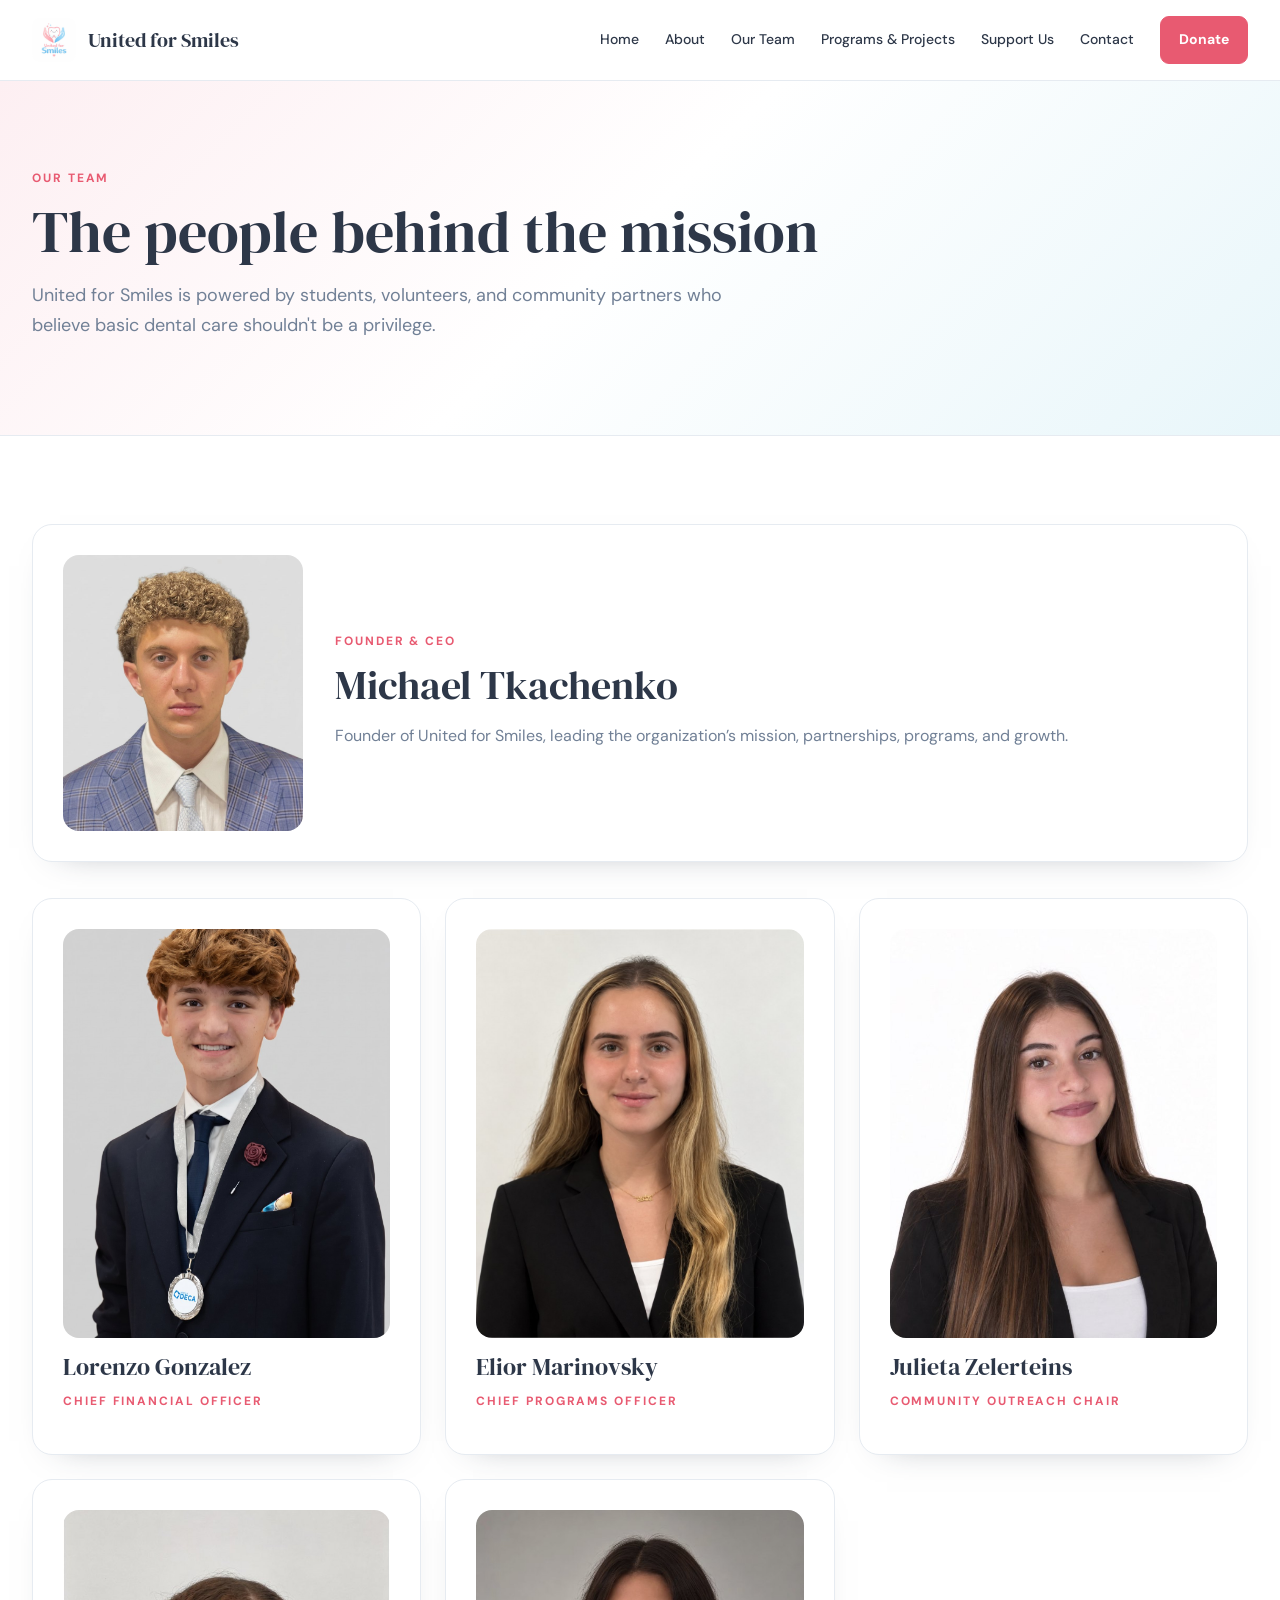
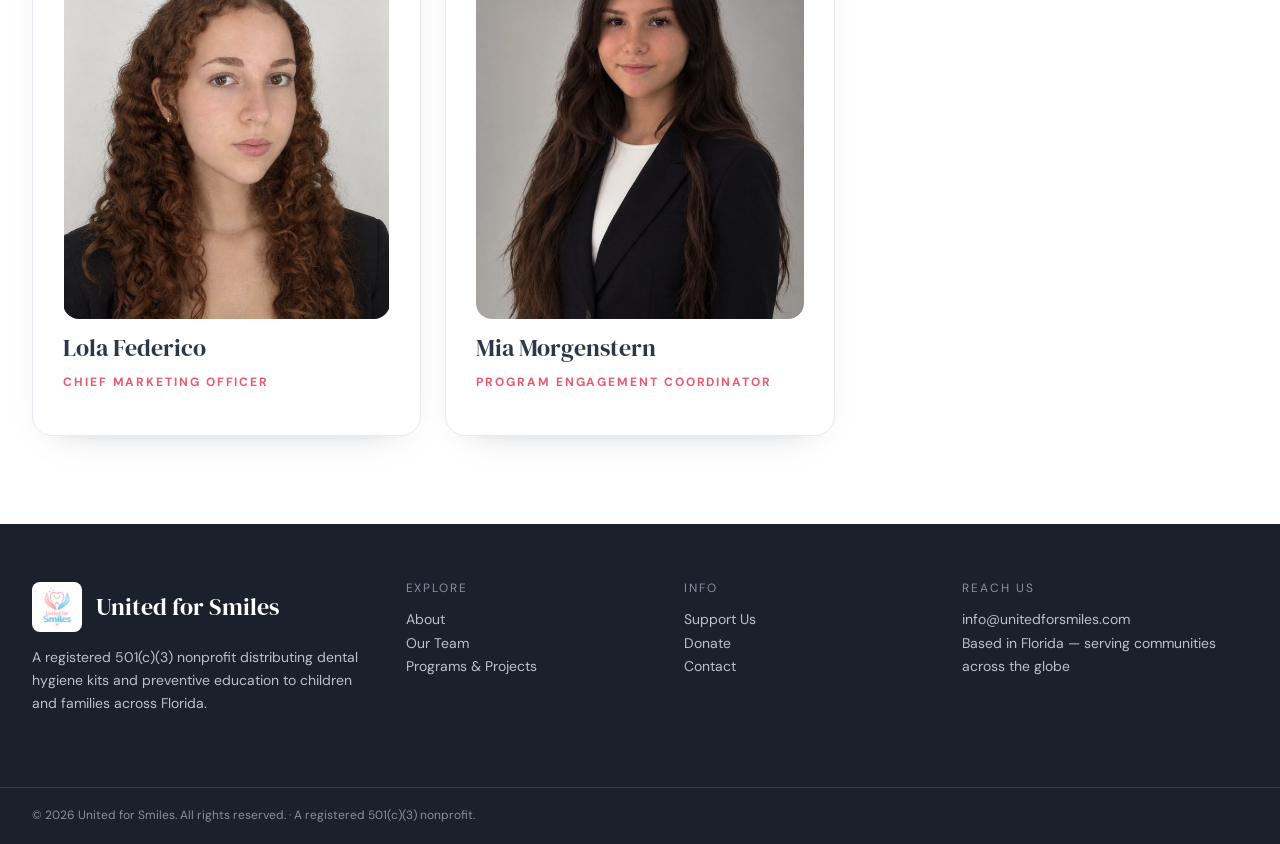
<file: team.html>
<!doctype html><html lang="en"><head><meta charset="utf-8"><meta name="viewport" content="width=device-width,initial-scale=1"><title>Our Team — United for Smiles</title><meta name="description" content="United for Smiles"><link rel="stylesheet" href="style.css"></head><body><header class="header"><div class="shell nav"><a class="brand" href="index.html"><img src="./assets/logo.jpg" alt="United for Smiles logo"><span>United for Smiles</span></a><nav class="links"><a href="index.html">Home</a><a href="about.html">About</a><a href="team.html">Our Team</a><a href="programs.html">Programs & Projects</a><a href="support-us.html">Support Us</a><a href="contact.html">Contact</a><a class="btn" href="donate.html">Donate</a></nav><button class="menu" aria-label="Open menu">☰</button></div></header>
<main><section class="pagehead wash"><div class="shell"><p class="eyebrow">Our team</p><h1>The people behind the mission</h1><p class="lead muted">United for Smiles is powered by students, volunteers, and community partners who believe basic dental care shouldn't be a privilege.</p></div></section><section class="section"><div class="shell"><div class="card founder"><img src="./assets/founder.jpg" alt="Michael Tkachenko"><div><p class="eyebrow">Founder & CEO</p><h2 style="font-size:40px">Michael Tkachenko</h2><p class="muted">Founder of United for Smiles, leading the organization’s mission, partnerships, programs, and growth.</p></div></div><div class="teamgrid" style="margin-top:36px"><article class="person card"><img src="./assets/team-4.jpg" alt="Lorenzo Gonzalez"><h3>Lorenzo Gonzalez</h3><p class="eyebrow">Chief Financial Officer</p></article><article class="person card"><img src="./assets/team-1.jpg" alt="Elior Marinovsky"><h3>Elior Marinovsky</h3><p class="eyebrow">Chief Programs Officer</p></article><article class="person card"><img src="./assets/team-2.jpg" alt="Julieta Zelerteins"><h3>Julieta Zelerteins</h3><p class="eyebrow">Community Outreach Chair</p></article><article class="person card"><img src="./assets/team-3.jpg" alt="Lola Federico"><h3>Lola Federico</h3><p class="eyebrow">Chief Marketing Officer</p></article><article class="person card"><img src="./assets/team-5.jpg" alt="Mia Morgenstern"><h3>Mia Morgenstern</h3><p class="eyebrow">Program Engagement Coordinator</p></article></div></div></section></main><footer class="footer"><div class="shell footergrid"><div><div class="logo-row"><img src="./assets/logo.jpg" alt="United for Smiles logo"><h2>United for Smiles</h2></div><p>A registered 501(c)(3) nonprofit distributing dental hygiene kits and preventive education to children and families across Florida.</p></div><div><h3>Explore</h3><p><a href="about.html">About</a><br><a href="team.html">Our Team</a><br><a href="programs.html">Programs & Projects</a></p></div><div><h3>Info</h3><p><a href="support-us.html">Support Us</a><br><a href="donate.html">Donate</a><br><a href="contact.html">Contact</a></p></div><div><h3>Reach us</h3><p><a href="mailto:info@unitedforsmiles.com">info@unitedforsmiles.com</a><br>Based in Florida — serving communities across the globe</p></div></div><div class="footbottom"><div class="shell">© <span data-year></span> United for Smiles. All rights reserved. · A registered 501(c)(3) nonprofit.</div></div></footer><script src="script.js"></script>
</body></html>
</file>
<file: style.css>
@import url('https://fonts.googleapis.com/css2?family=DM+Serif+Display:ital@0;1&family=DM+Sans:wght@400;500;700&display=swap');
:root{--pink:#e85a71;--pink2:#d14558;--blue:#a8d5e5;--soft:#f0f4f8;--gray:#718096;--dark:#2d3748;--ink:#1a202c;--border:#e6ebf1}*{box-sizing:border-box}html{scroll-behavior:smooth}body{margin:0;color:var(--dark);font-family:'DM Sans',sans-serif;line-height:1.65}h1,h2,h3{font-family:'DM Serif Display',serif;font-weight:400;line-height:1.08;margin:0}a{color:inherit;text-decoration:none}img{max-width:100%;display:block}.shell{width:min(1216px,calc(100% - 48px));margin:auto}.section{padding:88px 0}.soft{background:#f7fafc}.wash{background:linear-gradient(135deg,#fdeff2 0,#fff 48%,#e8f6fa 100%)}.eyebrow{font-size:12px;font-weight:700;letter-spacing:.16em;text-transform:uppercase;color:var(--pink)}.muted{color:var(--gray)}.lead{font-size:18px;max-width:720px}.btn{display:inline-flex;align-items:center;justify-content:center;padding:11px 18px;border-radius:9px;background:var(--pink);color:#fff;font-weight:700;border:1px solid var(--pink);transition:.2s}.btn:hover{background:var(--pink2)}.btn.outline{background:#fff;color:var(--dark);border-color:#d8dee7}.buttons{display:flex;flex-wrap:wrap;gap:12px;margin-top:28px}.header{position:sticky;top:0;z-index:20;background:rgba(255,255,255,.94);backdrop-filter:blur(12px);border-bottom:1px solid var(--border)}.nav{height:80px;display:flex;align-items:center;justify-content:space-between}.brand{display:flex;align-items:center;gap:12px;font-family:'DM Serif Display';font-size:20px}.brand img{width:44px;height:44px;border-radius:8px}.links{display:flex;gap:26px;align-items:center;font-size:14px;font-weight:500}.links a:hover{color:var(--pink)}.menu{display:none;background:none;border:0;font-size:28px}.hero{padding:72px 0 88px;border-bottom:1px solid var(--border)}.hero-grid,.split{display:grid;grid-template-columns:1.05fr .95fr;gap:56px;align-items:center}.hero h1{font-size:68px}.hero em{color:var(--pink);font-style:normal}.badge{display:inline-block;border:1px solid var(--border);background:#fff;border-radius:99px;padding:6px 12px;font-size:12px;font-weight:700}.hero img,.rounded{border-radius:28px;object-fit:cover;width:100%}.hero img{aspect-ratio:4/5}.stats{display:grid;grid-template-columns:repeat(4,1fr);border:1px solid var(--border);border-radius:16px;overflow:hidden;margin-top:46px}.stat{padding:28px;border-right:1px solid var(--border)}.stat:last-child{border:0}.stat strong{display:block;font-family:'DM Serif Display';font-size:38px;color:var(--pink)}.grid3{display:grid;grid-template-columns:repeat(3,1fr);gap:22px}.grid2{display:grid;grid-template-columns:repeat(2,1fr);gap:24px}.card{border:1px solid var(--border);border-radius:20px;padding:30px;background:#fff;box-shadow:0 14px 34px -28px rgba(45,55,72,.5)}.card h3{font-size:24px;margin:12px 0}.pagehead{padding:76px 0;border-bottom:1px solid var(--border)}.pagehead h1{font-size:58px;max-width:850px}.program{padding:80px 0}.program:nth-child(even){background:#f7fafc}.gallery{display:grid;gap:14px}.gallery img{border-radius:24px;width:100%;height:300px;object-fit:cover}.gallery img+img{height:190px}.teamgrid{display:grid;grid-template-columns:repeat(3,1fr);gap:24px}.person img{width:100%;aspect-ratio:4/5;object-fit:cover;border-radius:16px}.person h3{margin-top:16px}.founder{display:grid;grid-template-columns:240px 1fr;gap:32px;align-items:center}.founder img{aspect-ratio:1/1.15;object-fit:cover;border-radius:16px}.form input,.form textarea{width:100%;padding:12px 14px;border:1px solid #d8dee7;border-radius:8px;font:inherit;margin-top:6px}.form label{font-size:14px;font-weight:700}.form .row{display:grid;grid-template-columns:1fr 1fr;gap:16px}.form .field{margin-bottom:16px}.footer{background:var(--ink);color:#fff;margin-top:auto}.footergrid{display:grid;grid-template-columns:1.4fr 1fr 1fr 1.2fr;gap:40px;padding:58px 0}.footer p,.footer a{color:#b9c1ce;font-size:14px}.footer a:hover{color:#fff}.footer h3{font-family:'DM Sans';font-size:12px;text-transform:uppercase;letter-spacing:.16em;color:#87909f}.footbottom{border-top:1px solid #333d4d;padding:18px 0;color:#87909f;font-size:12px}.notice{padding:22px;border-radius:16px;background:#fff5f7;border:1px solid #f7c7d0}.logo-row{display:flex;gap:14px;align-items:center}.logo-row img{width:50px;height:50px;border-radius:8px}
@media(max-width:900px){.links{display:none}.menu{display:block}.links.open{display:flex;position:absolute;top:80px;left:0;right:0;background:#fff;padding:22px 24px;flex-direction:column;align-items:flex-start;border-bottom:1px solid var(--border)}.hero-grid,.split,.founder{grid-template-columns:1fr}.hero h1{font-size:50px}.pagehead h1{font-size:46px}.stats{grid-template-columns:1fr 1fr}.grid3,.teamgrid{grid-template-columns:1fr 1fr}.footergrid{grid-template-columns:1fr 1fr}}@media(max-width:600px){.shell{width:min(100% - 32px,1216px)}.section{padding:64px 0}.hero{padding:54px 0}.hero h1{font-size:43px}.pagehead h1{font-size:42px}.grid2,.grid3,.teamgrid,.stats,.footergrid,.form .row{grid-template-columns:1fr}.stat{border-right:0;border-bottom:1px solid var(--border)}}

.sponsors-section{background:#fff}.sponsors-title{font-size:44px;margin:12px 0 22px}.sponsor-carousel{position:relative;margin-top:48px}.sponsor-viewport{overflow:hidden}.sponsor-track{display:flex;gap:18px;transition:transform .42s ease}.sponsor-card{box-sizing:border-box;flex:0 0 calc((100% - 54px)/4);height:190px;border:1px solid #d8e1eb;border-radius:18px;background:#fff;box-shadow:0 5px 12px rgba(31,43,61,.04);padding:20px;display:flex;flex-direction:column;align-items:center;justify-content:center;text-align:center}.sponsor-logo{height:108px;width:100%;display:flex;align-items:center;justify-content:center}.sponsor-logo img{display:block;max-width:100%;max-height:100%;object-fit:contain}.sponsor-card span{width:25px;height:1px;background:#f39aaa;margin:11px 0 7px}.sponsor-card p{margin:0;color:#718198;font-size:11px;font-weight:700;letter-spacing:.14em;text-transform:uppercase;line-height:1.35}.sponsor-arrow{position:absolute;top:50%;z-index:5;transform:translateY(-50%);width:34px;height:34px;border:1px solid #d8e1eb;border-radius:50%;background:#fff;color:#526175;box-shadow:0 2px 6px rgba(0,0,0,.07);cursor:pointer}.sponsor-prev{left:-48px}.sponsor-next{right:-48px}@media(max-width:900px){.sponsor-card{flex-basis:calc((100% - 18px)/2)}.sponsor-prev{left:-8px}.sponsor-next{right:-8px}}@media(max-width:600px){.sponsor-card{flex-basis:86%}.sponsors-title{font-size:36px}}
</file>
